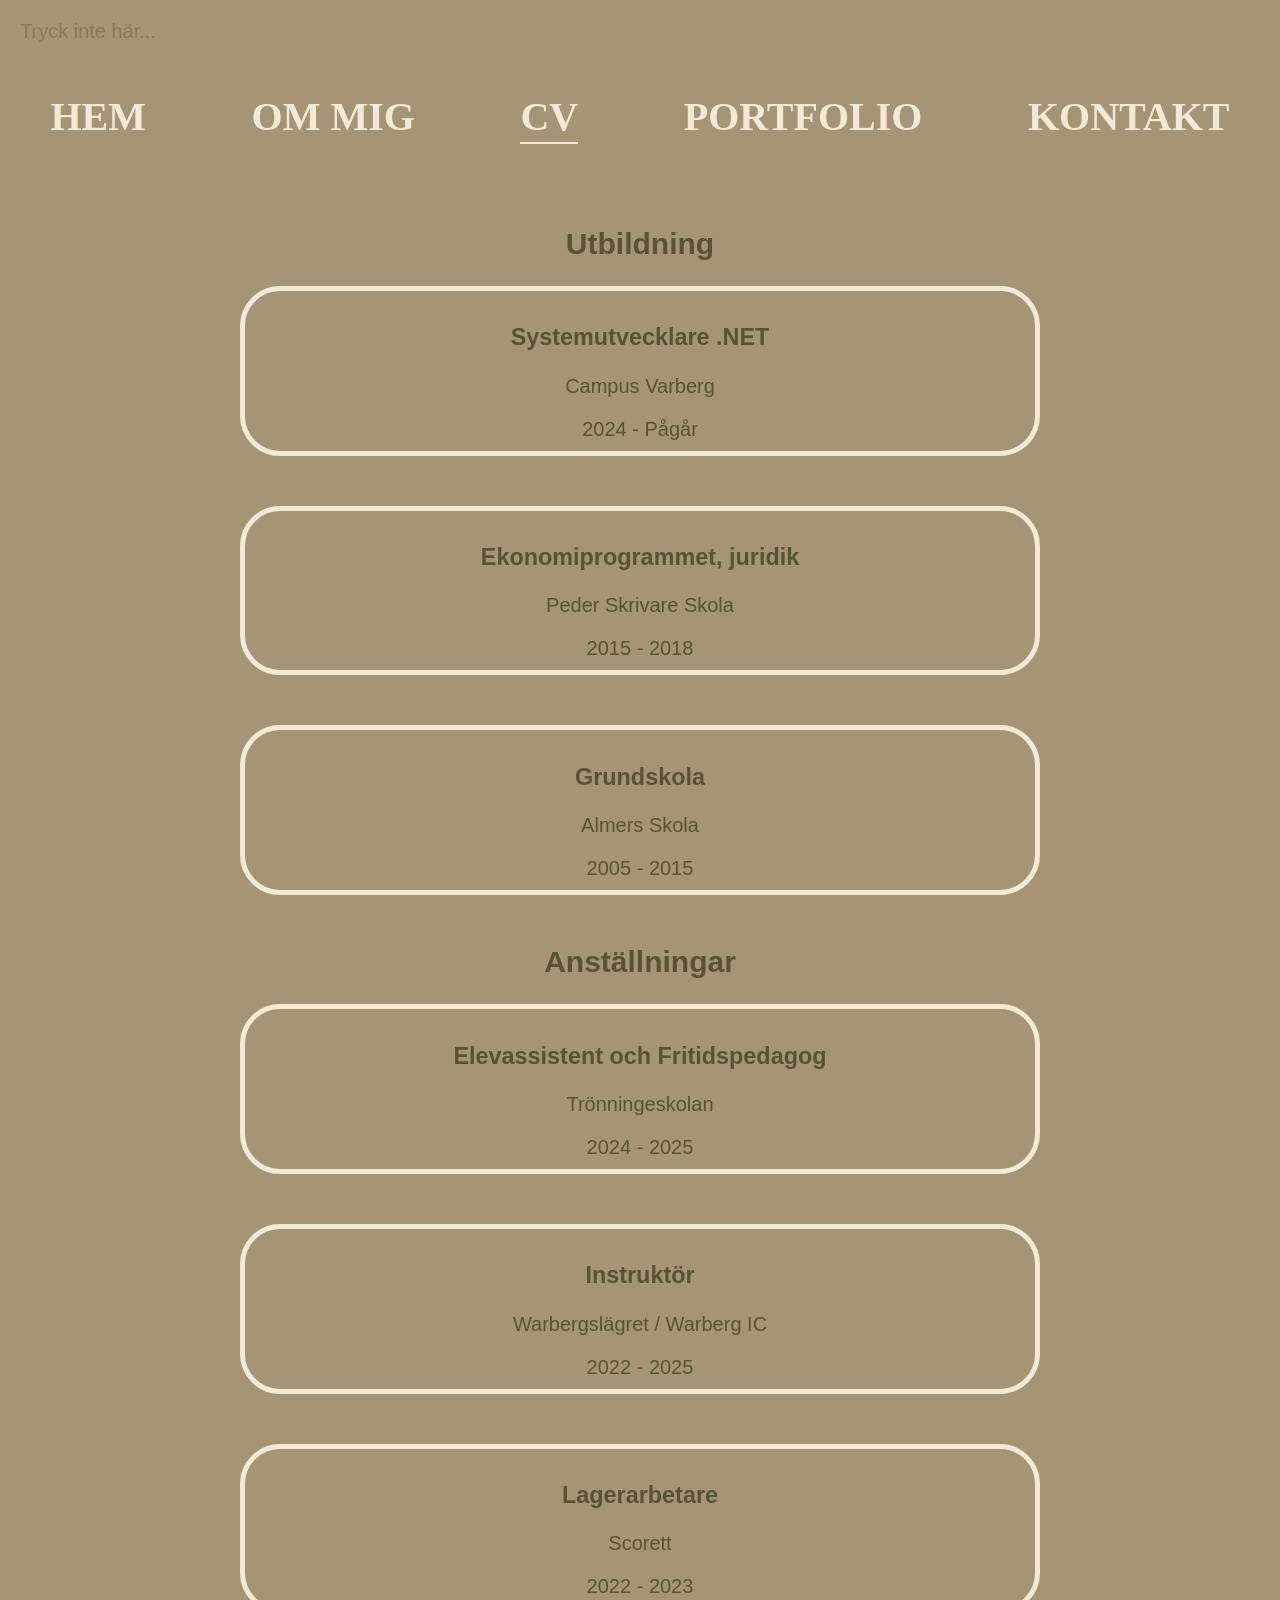
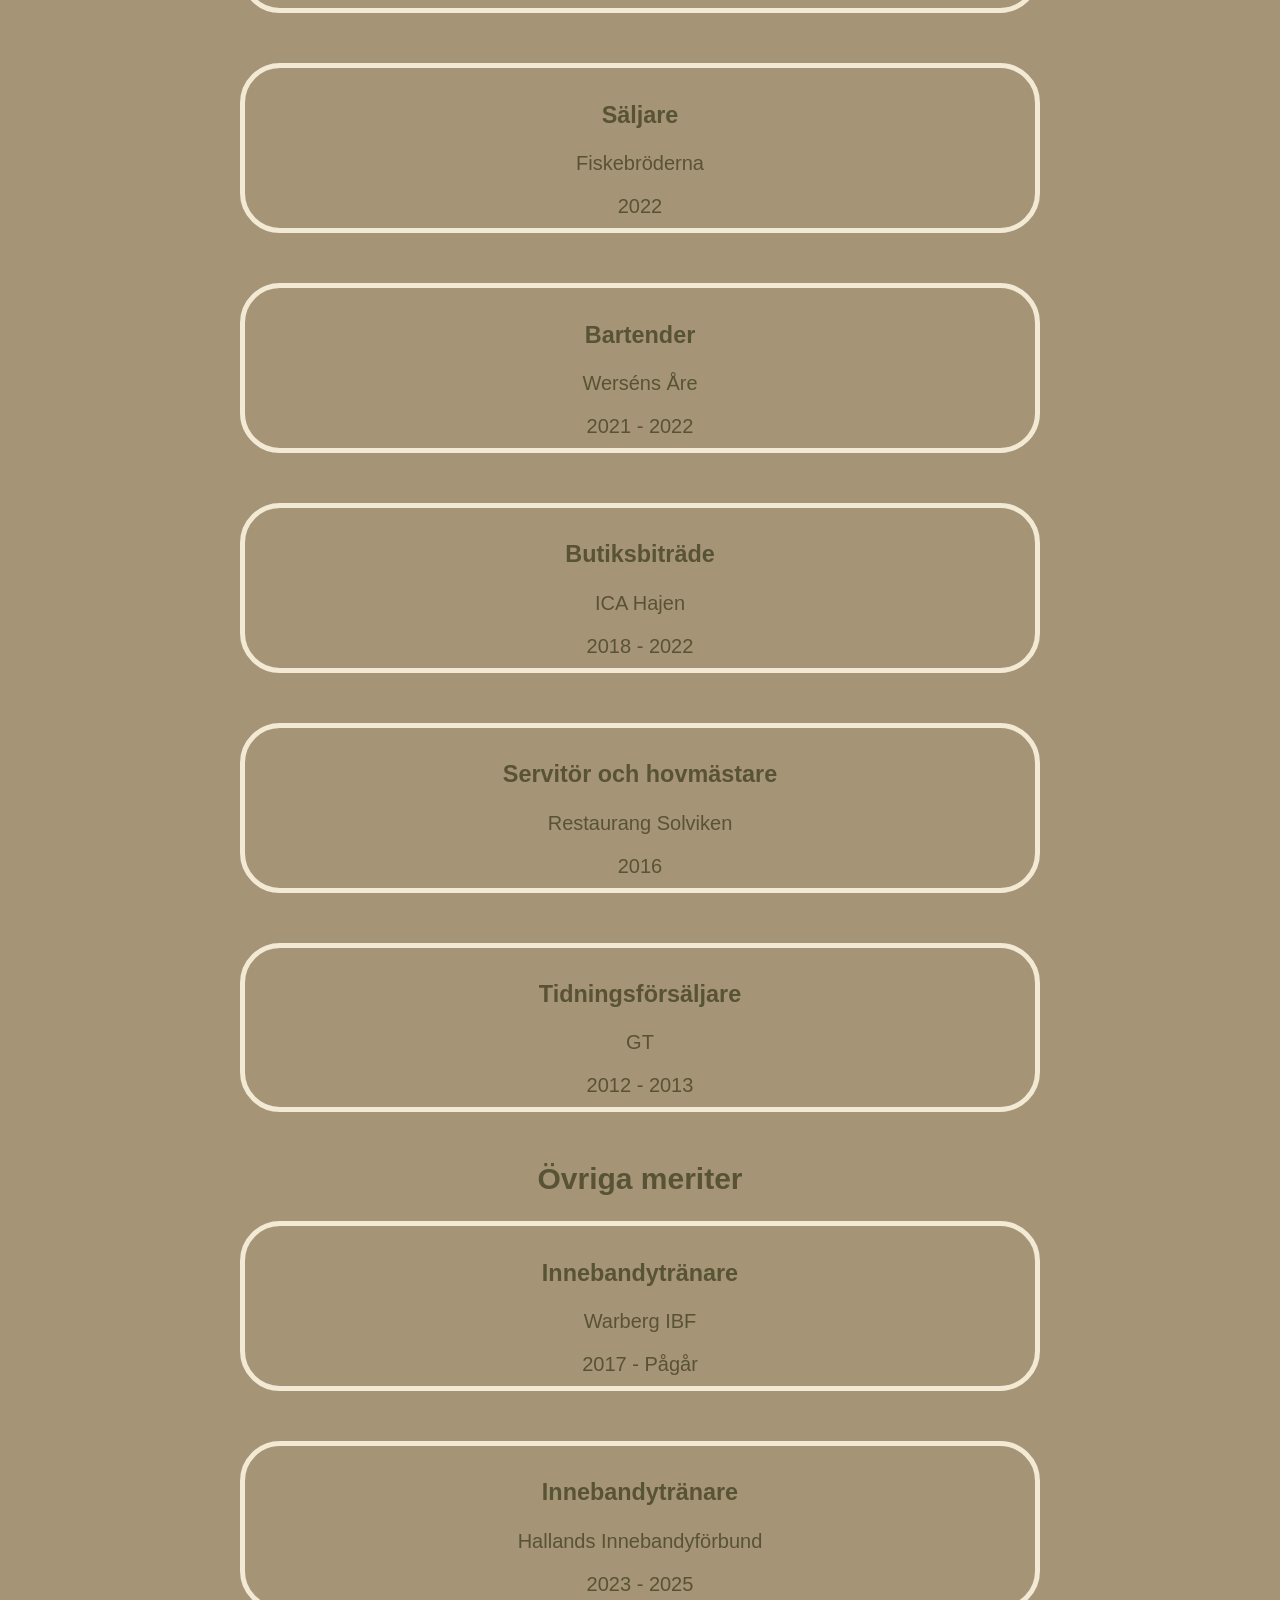
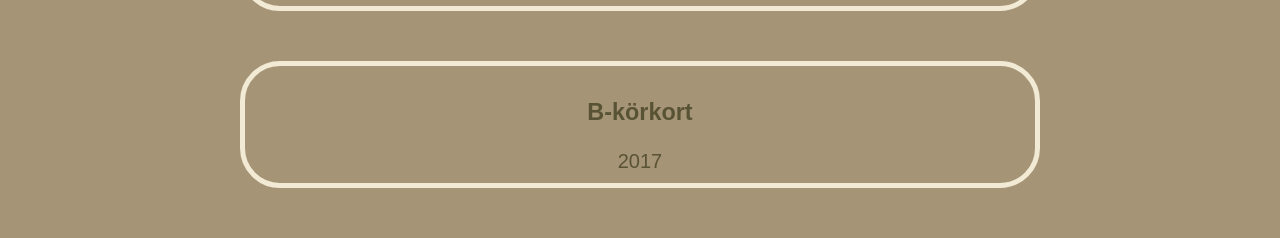
<file: HTML/cv.html>
<!doctype html>
<html lang="sv">
  <head>
    <meta charset="UTF-8" />
    <meta name="viewport" content="width=device-width, initial-scale=1.0" />

    <title>Min CV-sida</title>
    <link rel="stylesheet" href="../CSS/styles.css" />
  </head>
  <body>
    <p id="secret-click" style="cursor: pointer; opacity: 0.4">
      Tryck inte här...
    </p>
    <header class="center-header">
      <nav>
        <a href="../index.html">HEM</a>
        <a href="om.html">OM MIG</a>
        <a href="cv.html" class="active">CV</a>
        <a href="portfolio.html">PORTFOLIO</a>
        <a href="kontakt.html">KONTAKT</a>
      </nav>
    </header>
    <main>
      <section>
        <h2>Utbildning</h2>
        <div id="education"></div>
      </section>

      <section>
        <h2>Anställningar</h2>
        <div id="experience"></div>
      </section>

      <section>
        <h2>Övriga meriter</h2>
        <div id="merits"></div>
      </section>

      <script src="cv.js"></script>
    </main>
  </body>
</html>
</file>
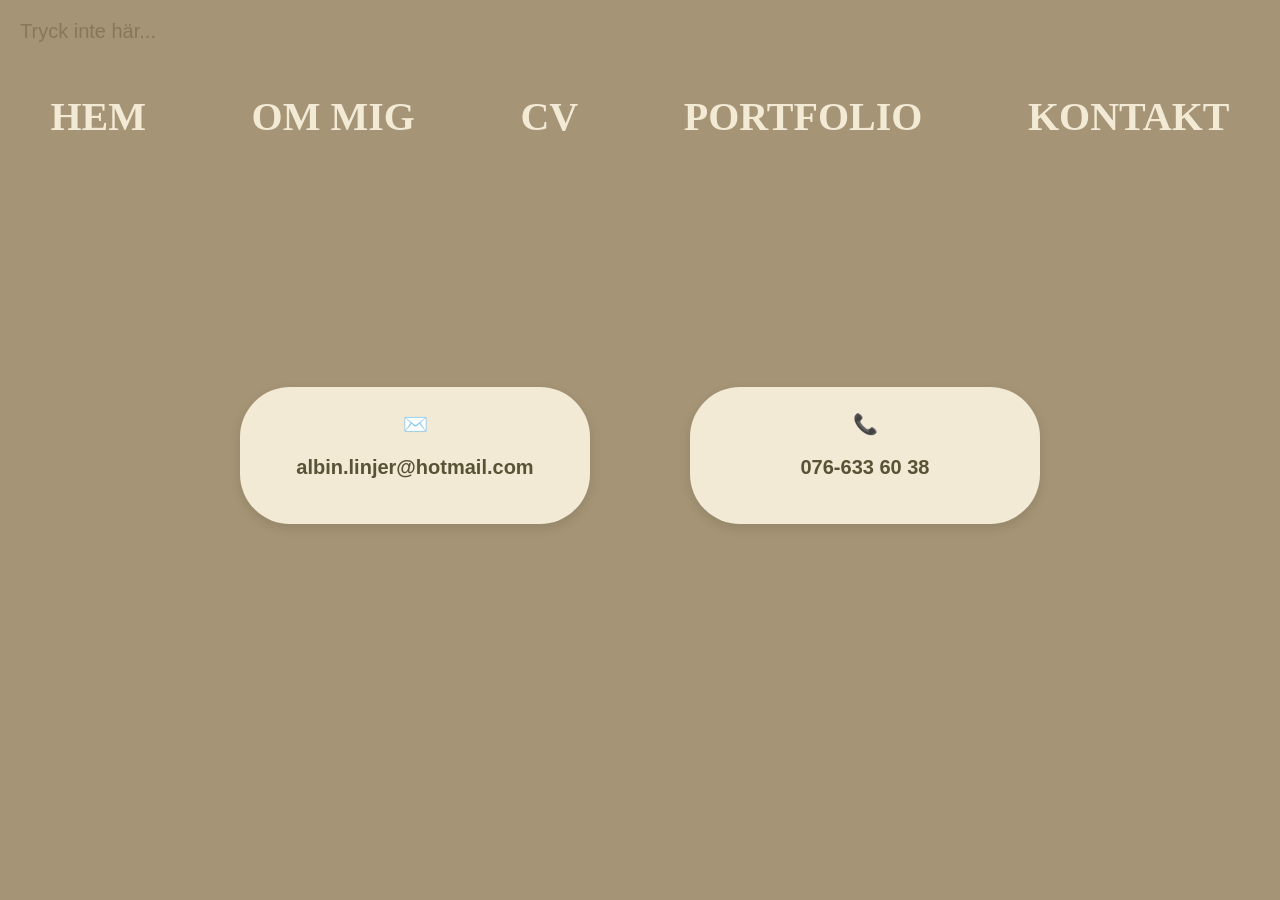
<file: HTML/kontakt.html>
<!doctype html>
<html lang="sv">
  <head>
    <meta charset="UTF-8" />
    <title>Min CV-sida</title>
    <link rel="stylesheet" href="../CSS/styles.css" />
    <meta name="viewport" content="width=device-width, initial-scale=1.0" />
  </head>
  <body>
    <p id="secret-click" style="cursor: pointer; opacity: 0.4">
      Tryck inte här...
    </p>
    <header class="center-header">
      <nav>
        <a href="../index.html">HEM</a>
        <a href="om.html">OM MIG</a>
        <a href="cv.html">CV</a>
        <a href="portfolio.html">PORTFOLIO</a>
        <a href="kontakt.html" class="active">KONTAKT</a>
      </nav>
    </header>
    <main>
      <div class="contact-wrapper">
        <div class="contact-box">
          <div class="icon">✉️</div>
          <p class="contact-text">albin.linjer@hotmail.com</p>
        </div>
        <div class="contact-box">
          <div class="icon">📞</div>
          <p class="contact-text">076-633 60 38</p>
        </div>
      </div>
      <script src="cv.js"></script>
    </main>
  </body>
</html>
</file>
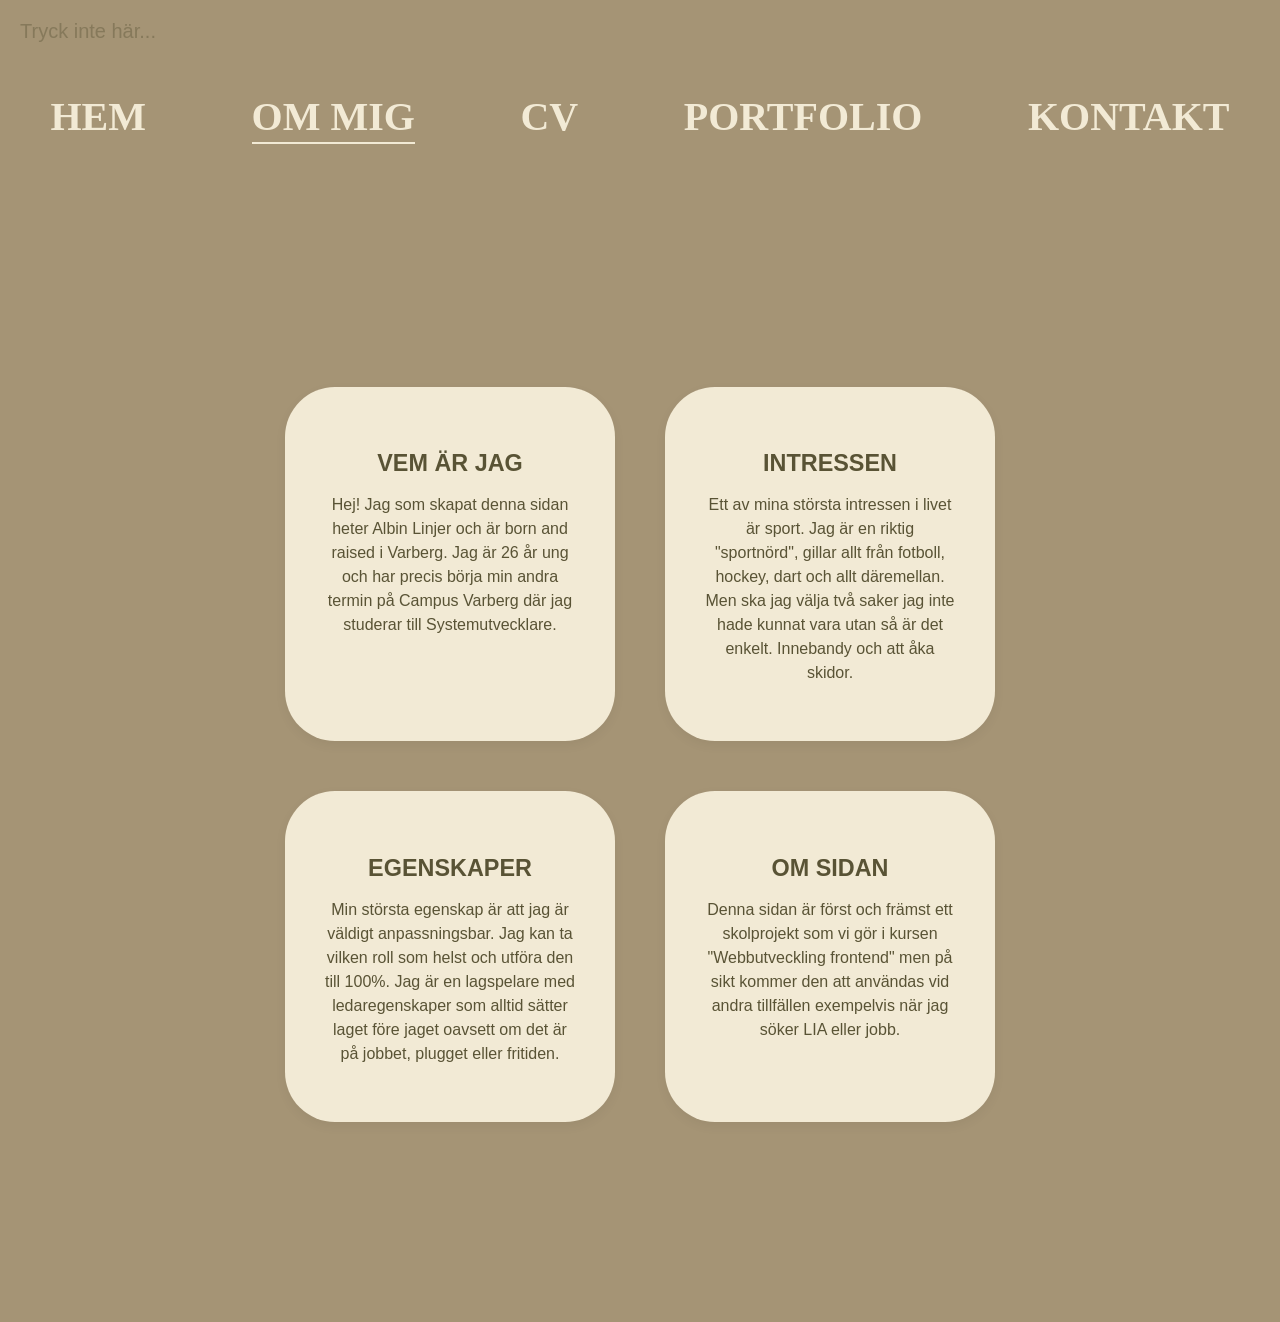
<file: HTML/om.html>
<!doctype html>
<html lang="sv">
  <head>
    <meta charset="UTF-8" />
    <title>Min CV-sida</title>
    <link rel="stylesheet" href="../CSS/styles.css" />
    <meta name="viewport" content="width=device-width, initial-scale=1.0" />
  </head>
  <body>
    <p id="secret-click" style="cursor: pointer; opacity: 0.4">
      Tryck inte här...
    </p>
    <header class="center-header">
      <nav>
        <a href="../index.html">HEM</a>
        <a href="om.html" class="active">OM MIG</a>
        <a href="cv.html">CV</a>
        <a href="portfolio.html">PORTFOLIO</a>
        <a href="kontakt.html">KONTAKT</a>
      </nav>
    </header>
    <main>
      <section class="info-section">
        <div class="info-box">
          <h3>VEM ÄR JAG</h3>
          <p>
            Hej! Jag som skapat denna sidan heter Albin Linjer och är born and
            raised i Varberg. Jag är 26 år ung och har precis börja min andra
            termin på Campus Varberg där jag studerar till Systemutvecklare.
          </p>
        </div>
        <div class="info-box">
          <h3>INTRESSEN</h3>
          <p>
            Ett av mina största intressen i livet är sport. Jag är en riktig
            "sportnörd", gillar allt från fotboll, hockey, dart och allt
            däremellan. Men ska jag välja två saker jag inte hade kunnat vara
            utan så är det enkelt. Innebandy och att åka skidor.
          </p>
        </div>
        <div class="info-box">
          <h3>EGENSKAPER</h3>
          <p>
            Min största egenskap är att jag är väldigt anpassningsbar. Jag kan
            ta vilken roll som helst och utföra den till 100%. Jag är en
            lagspelare med ledaregenskaper som alltid sätter laget före jaget
            oavsett om det är på jobbet, plugget eller fritiden.
          </p>
        </div>
        <div class="info-box">
          <h3>OM SIDAN</h3>
          <p>
            Denna sidan är först och främst ett skolprojekt som vi gör i kursen
            "Webbutveckling frontend" men på sikt kommer den att användas vid
            andra tillfällen exempelvis när jag söker LIA eller jobb.
          </p>
        </div>
      </section>
      <script src="cv.js"></script>
    </main>
  </body>
</html>
</file>
<file: CSS/styles.css>
@import url("https://fonts.googleapis.com/css2?family=Sarina&display=swap");

:root {
  --olivgron: rgba(138, 140, 92, 1);
  --morkolivgron: rgba(114, 111, 72, 1);
  --jordbrun: rgba(89, 83, 53, 1);
  --ljusbeige: rgba(242, 234, 213, 1);
  --sandbrun: rgba(165, 148, 117, 1);
}

body {
  background: var(--sandbrun);
  color: var(--jordbrun);
  font-family: Arial, sans-serif;
  font-size: 20px;
  margin: 20px;
}

nav a {
  text-decoration: ();
  margin-right: 100px;
  font-family: "Times New Roman", Times, serif;
  font-size: 10px;
  font-weight: bolder;
}

.center-header {
  display: flex;
  flex-direction: column;
  justify-content: center;
  align-items: center;
  text-align: center;
  margin-top: 50px;
  justify-content: space-between;
}
.home-section h1 {
  color: var(--jordbrun);
  font-size: 70px;
  font-family: "Sarina", serif;
}

.home-section {
  color: var(--jordbrun);
  font-size: 30px;
  display: flex;
  flex-direction: column;
  justify-content: center;
  align-items: center;
  text-align: center;
  margin-top: 100px;
  justify-content: space-between;
}

.image-box img {
  width: 500px;
  border-radius: 50px;
  -webkit-border-radius: 50px;
  -moz-border-radius: 50px;
  -ms-border-radius: 50px;
  -o-border-radius: 50px;
  margin-top: 20px;
}

.center-header nav a {
  position: relative;
  padding-bottom: 5px;
  text-decoration: none;
  color: var(--ljusbeige);
  font-weight: bold;
  font-size: 40px;
  font-family: "Times New Roman", Times, serif;
}

.center-header nav a::after {
  content: "";
  position: absolute;
  left: 0;
  bottom: 0;
  width: 0%;
  height: 2px;
  background-color: var(--ljusbeige);
  transition: width 0.3s ease;
}

.center-header nav a:hover::after {
  width: 100%;
}

.center-header nav a.active::after {
  width: 100%;
}

main {
  max-width: 800px;
  margin: 40px auto;
  padding: 0 20px;
  text-align: center;
}

main h1 {
  font-size: 30px;
  color: var(--jordbrun);
  margin: 100px 0 20px 0;
}

.contact-wrapper {
  display: flex;
  justify-content: center;
  gap: 100px;
  margin-top: 200px;
}

.contact-box {
  background: var(--ljusbeige);
  padding: 25px 30px;
  box-shadow: 0 4px 12px rgba(0, 0, 0, 0.1);
  text-align: center;
  width: 300px;
  border-radius: 50px;
  -webkit-border-radius: 50px;
  -moz-border-radius: 50px;
  -ms-border-radius: 50px;
  -o-border-radius: 50px;
  transition: transform 0.2s;
  -webkit-transition: transform 0.2s;
  -moz-transition: transform 0.2s;
  -ms-transition: transform 0.2s;
  -o-transition: transform 0.2s;
}

.contact-box:hover {
  transform: scale(1.1);
  -webkit-transform: scale(1.1);
  -moz-transform: scale(1.1);
  -ms-transform: scale(1.1);
  -o-transform: scale(1.1);
}

.icon {
  font-size: 20px;
  margin-bottom: 20px;
}

.contact-text {
  font-size: 20px;
  color: var(--jordbrun);
  font-weight: bold;
  font-family: Arial, Helvetica, sans-serif;
}

.info-section {
  display: flex;
  justify-content: center;
  gap: 50px;
  margin: 200px auto;
  max-width: 1000px;
  padding: 0 20px;
  flex-wrap: wrap;
}

.info-box {
  width: 250px;
  border-radius: 50px;
  padding: 40px;
  background: var(--ljusbeige);
  box-shadow: 0 4px 12px rgba(0, 0, 0, 0.05);
  text-align: center;
  -webkit-border-radius: 50px;
  -moz-border-radius: 50px;
  -ms-border-radius: 50px;
  -o-border-radius: 50px;
  transition: transform 0.2s;
  -webkit-transition: transform 0.2s;
  -moz-transition: transform 0.2s;
  -ms-transition: transform 0.2s;
  -o-transition: transform 0.2s;
}

.info-box:hover {
  transform: scale(1.1);
  -webkit-transform: scale(1.1);
  -moz-transform: scale(1.1);
  -ms-transform: scale(1.1);
  -o-transform: scale(1.1);
}

.info-box h3 {
  margin-bottom: 10px;
  color: var(--jordbrun);
}

.info-box p {
  color: var(--jordbrun);
  font-size: 16px;
  line-height: 1.5;
}

.portfolio-list {
  list-style: none;
  margin: 40px auto;
  margin-top: 200px;
  max-width: 1000px;
  display: grid;
  grid-template-columns: repeat(auto-fit, minmax(260px, 1fr));
  gap: 30px;
}

.project-box {
  background: var(--ljusbeige);
  border-radius: 50px;
  padding: 20px;
  text-align: center;
  box-shadow: 0 4px 12px rgba(0, 0, 0, 0.1);
  -webkit-border-radius: 50px;
  -moz-border-radius: 50px;
  -ms-border-radius: 50px;
  -o-border-radius: 50px;
}

.project-box img {
  width: 50%;
  display: 0 block;
  margin: auto;
  border-radius: 8px;
  margin-bottom: 15px;
  -webkit-border-radius: 8px;
  -moz-border-radius: 8px;
  -ms-border-radius: 8px;
  -o-border-radius: 8px;
}

.info-btn {
  display: inline-block;
  padding: 10px 20px;
  background: var(--morkolivgron);
  color: var(--ljusbeige);
  border-radius: 8px;
  text-decoration: none;
  font-weight: bold;
}

.modal {
  position: fixed;
  inset: 0;
  background: rgba(0, 0, 0, 0.6);
  display: none;
  justify-content: center;
  align-items: center;
}

.modal:target {
  display: flex;
}

.modal-content {
  background: var(--ljusbeige);
  padding: 30px;
  border-radius: 12px;
  max-width: 500px;
  text-align: center;
}

.close-btn {
  display: inline-block;
  margin-top: 20px;
  padding: 10px 20px;
  background: var(--jordbrun);
  color: var(--ljusbeige);
  border-radius: 8px;
  text-decoration: none;
}
.open-btn {
  display: inline-block;
  margin-top: 20px;
  padding: 10px 20px;
  background: var(--jordbrun);
  color: var(--ljusbeige);
  border-radius: 8px;
  text-decoration: none;
}

.modal-link {
  display: inline-block;
  padding: 10px 20px;
  background: var(--morkolivgron);
  color: var(--ljusbeige);
  border-radius: 8px;
  text-decoration: none;
  font-weight: bold;
}

.modal-link:hover {
  background: var(--ljusbeige);
  transform: scale(1.05);
  transition: 0.2s ease;
}

.cv-item {
  padding: 10px;
  margin-bottom: 50px;
  border: 5px solid var(--ljusbeige);
  background: var(--sandbrun);
  border-radius: 40px;
  -webkit-border-radius: 40px;
  -moz-border-radius: 40px;
  -ms-border-radius: 40px;
  -o-border-radius: 40px;
}

.modal {
  display: none;
  position: fixed;
  inset: 0;
  background: rgba(0, 0, 0, 0.6);
  justify-content: center;
  align-items: center;
  z-index: 9999;
}

.modal-content {
  background: white;
  padding: 20px 30px;
  border-radius: 8px;
  text-align: center;
  max-width: 300px;
}

#loading {
  font-size: 1.4rem;
  text-align: center;
  padding: 20px;
  opacity: 0.7;
  animation: blink 1s infinite;
}

@keyframes blink {
  0% {
    opacity: 0.2;
  }
  50% {
    opacity: 1;
  }
  100% {
    opacity: 0.2;
  }
}

@media screen and (max-width: 400px) {
  .info-section {
    font-size: 20px;
    display: flex;
    flex-direction: column;
    align-items: center;
    gap: 20px;
    margin: 40px auto 20px;
    padding: 0 15px;
  }

  .info-box {
    width: 100%;
    max-width: 200px;
    margin: 0 auto;
    padding: 25px;
  }

  .info-box h3 {
    font-size: 20px;
  }

  .info-box p {
    font-size: 15px;
    line-height: 1.45;
  }

  .center-header nav a {
    font-size: 15px;
    margin-right: 5px;
  }
}
</file>
